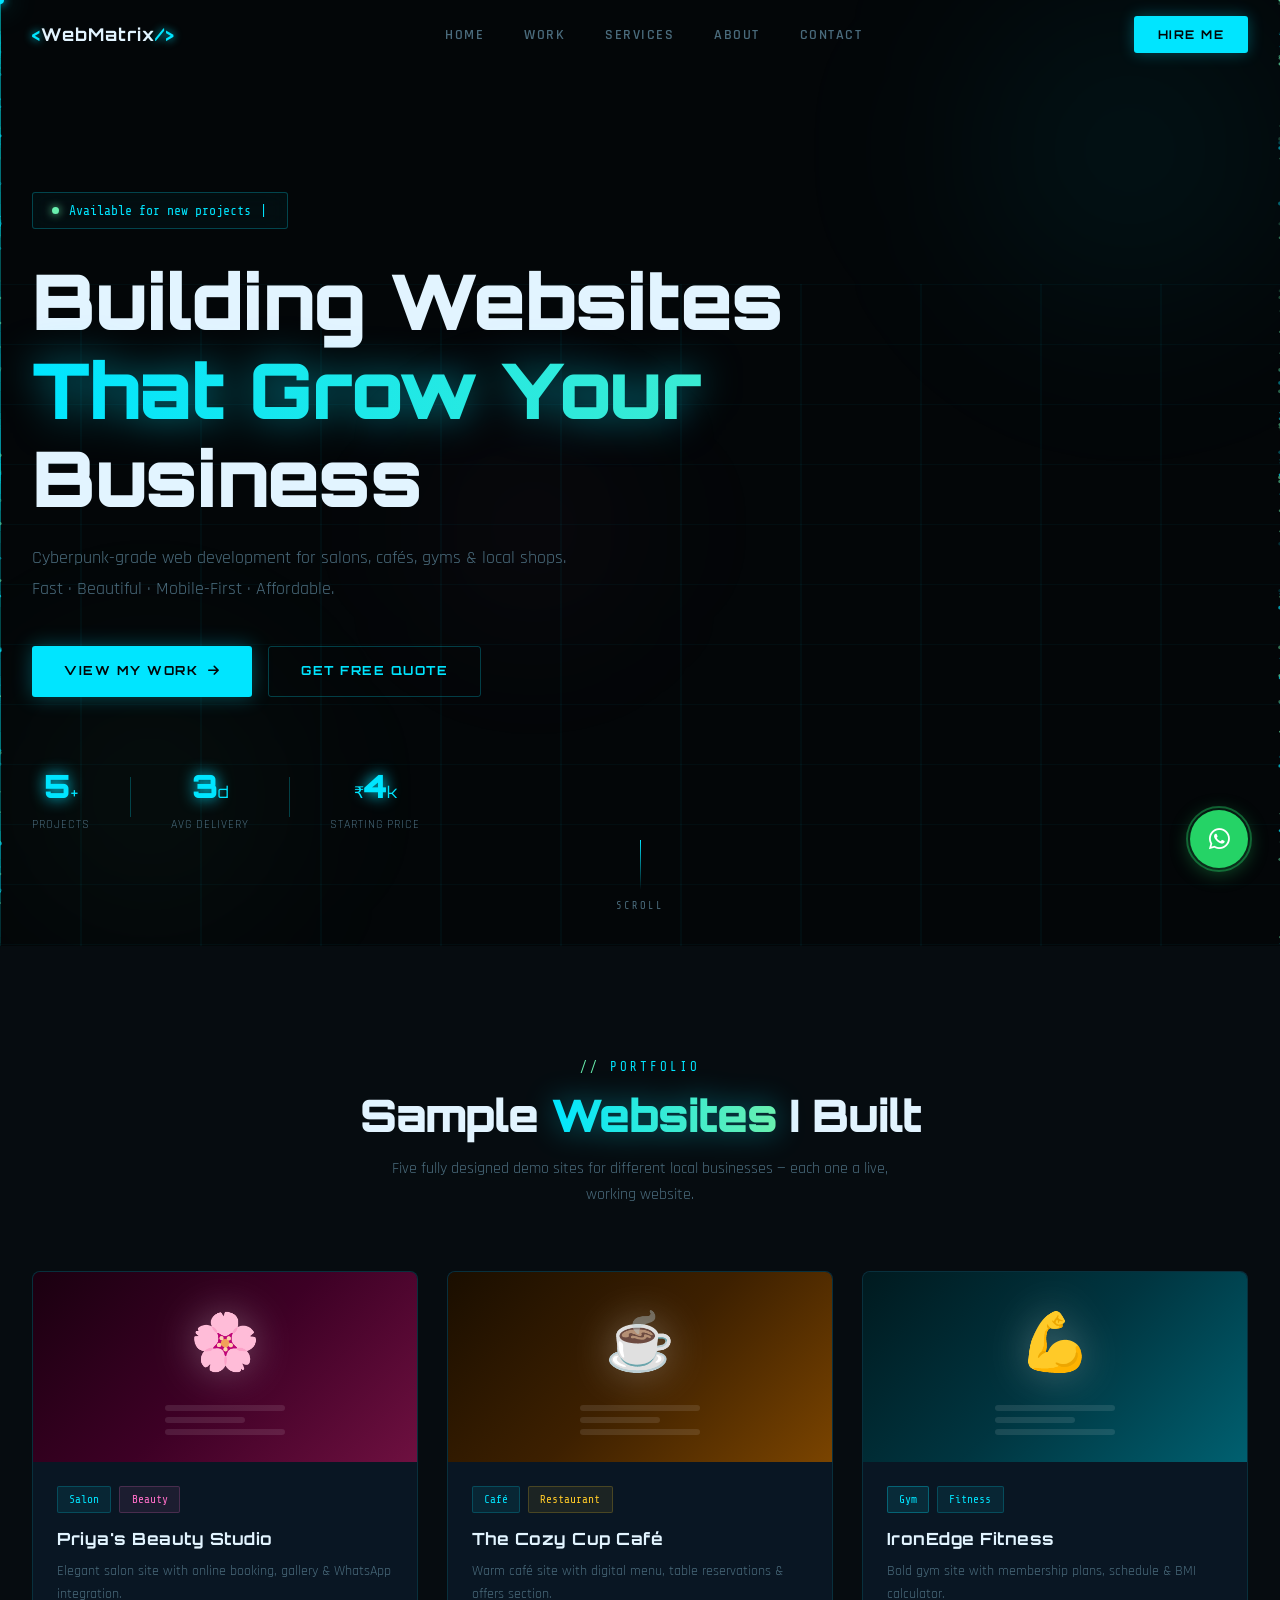
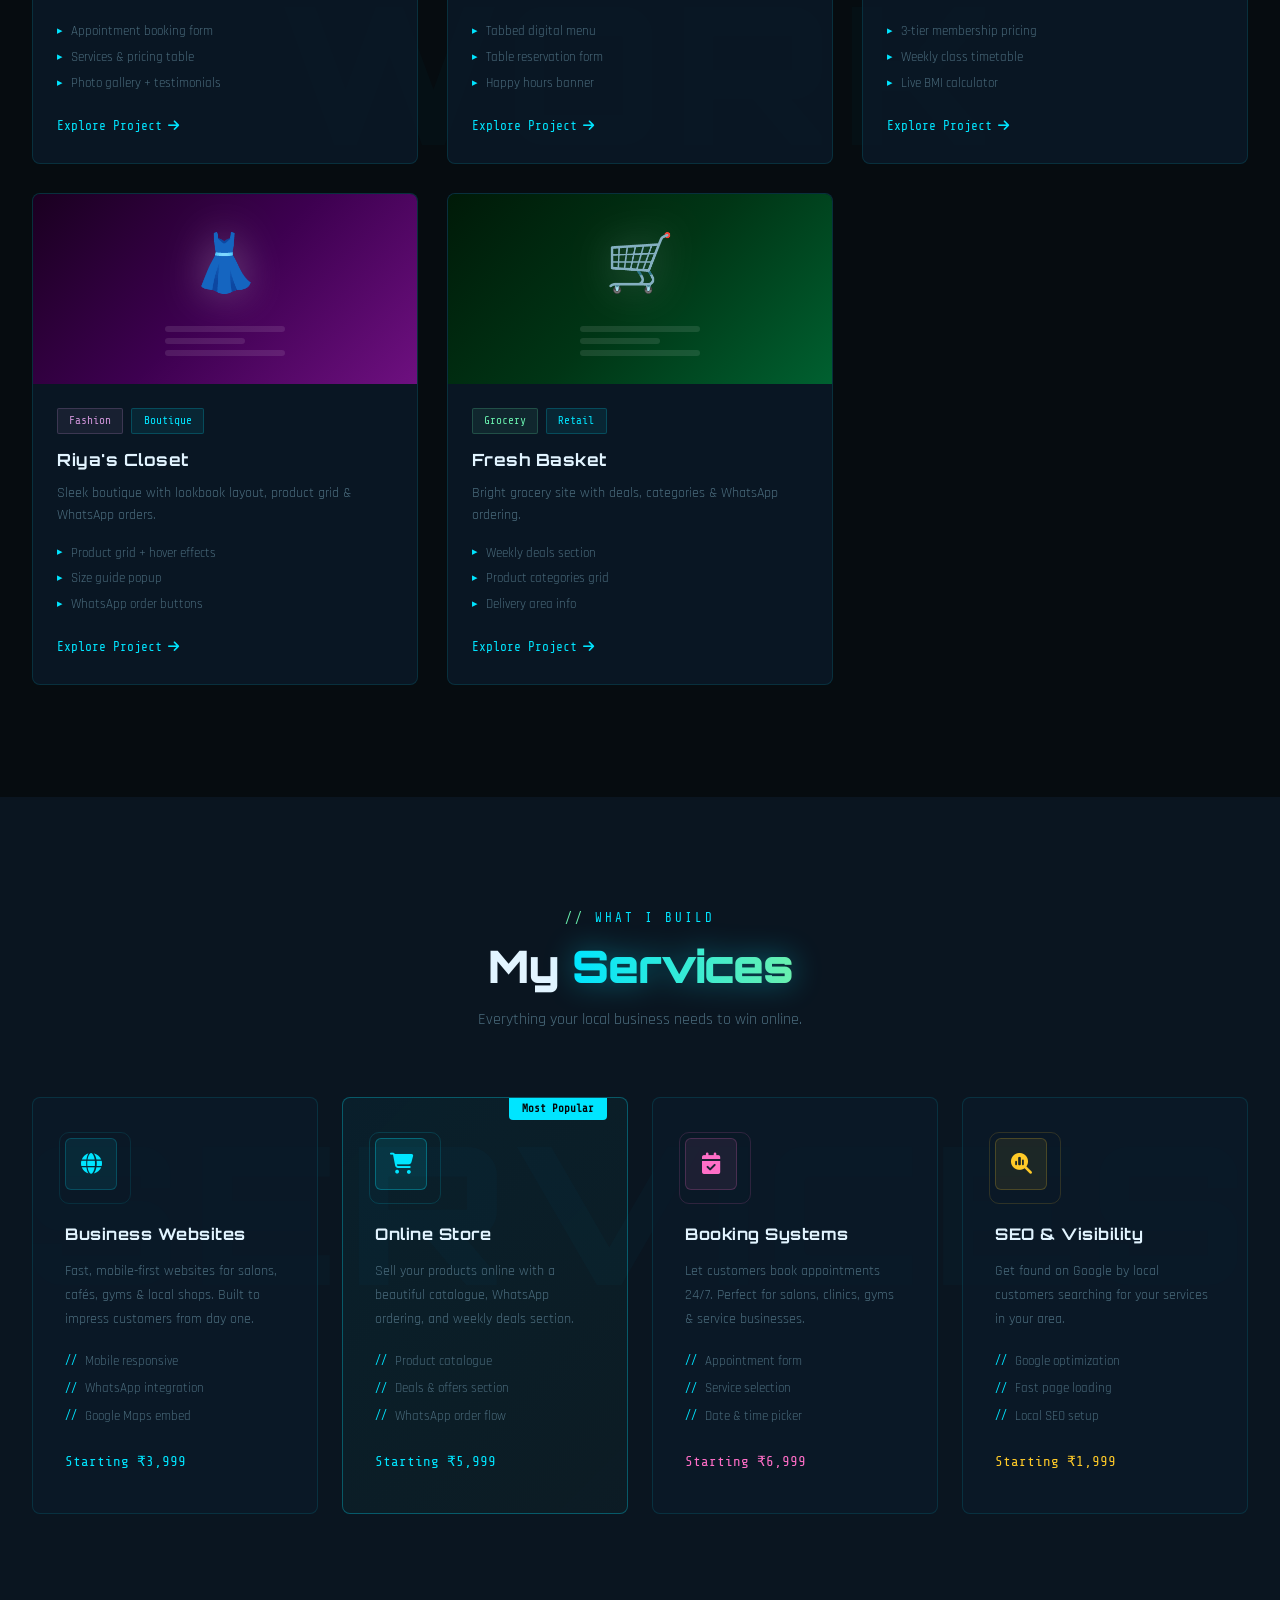
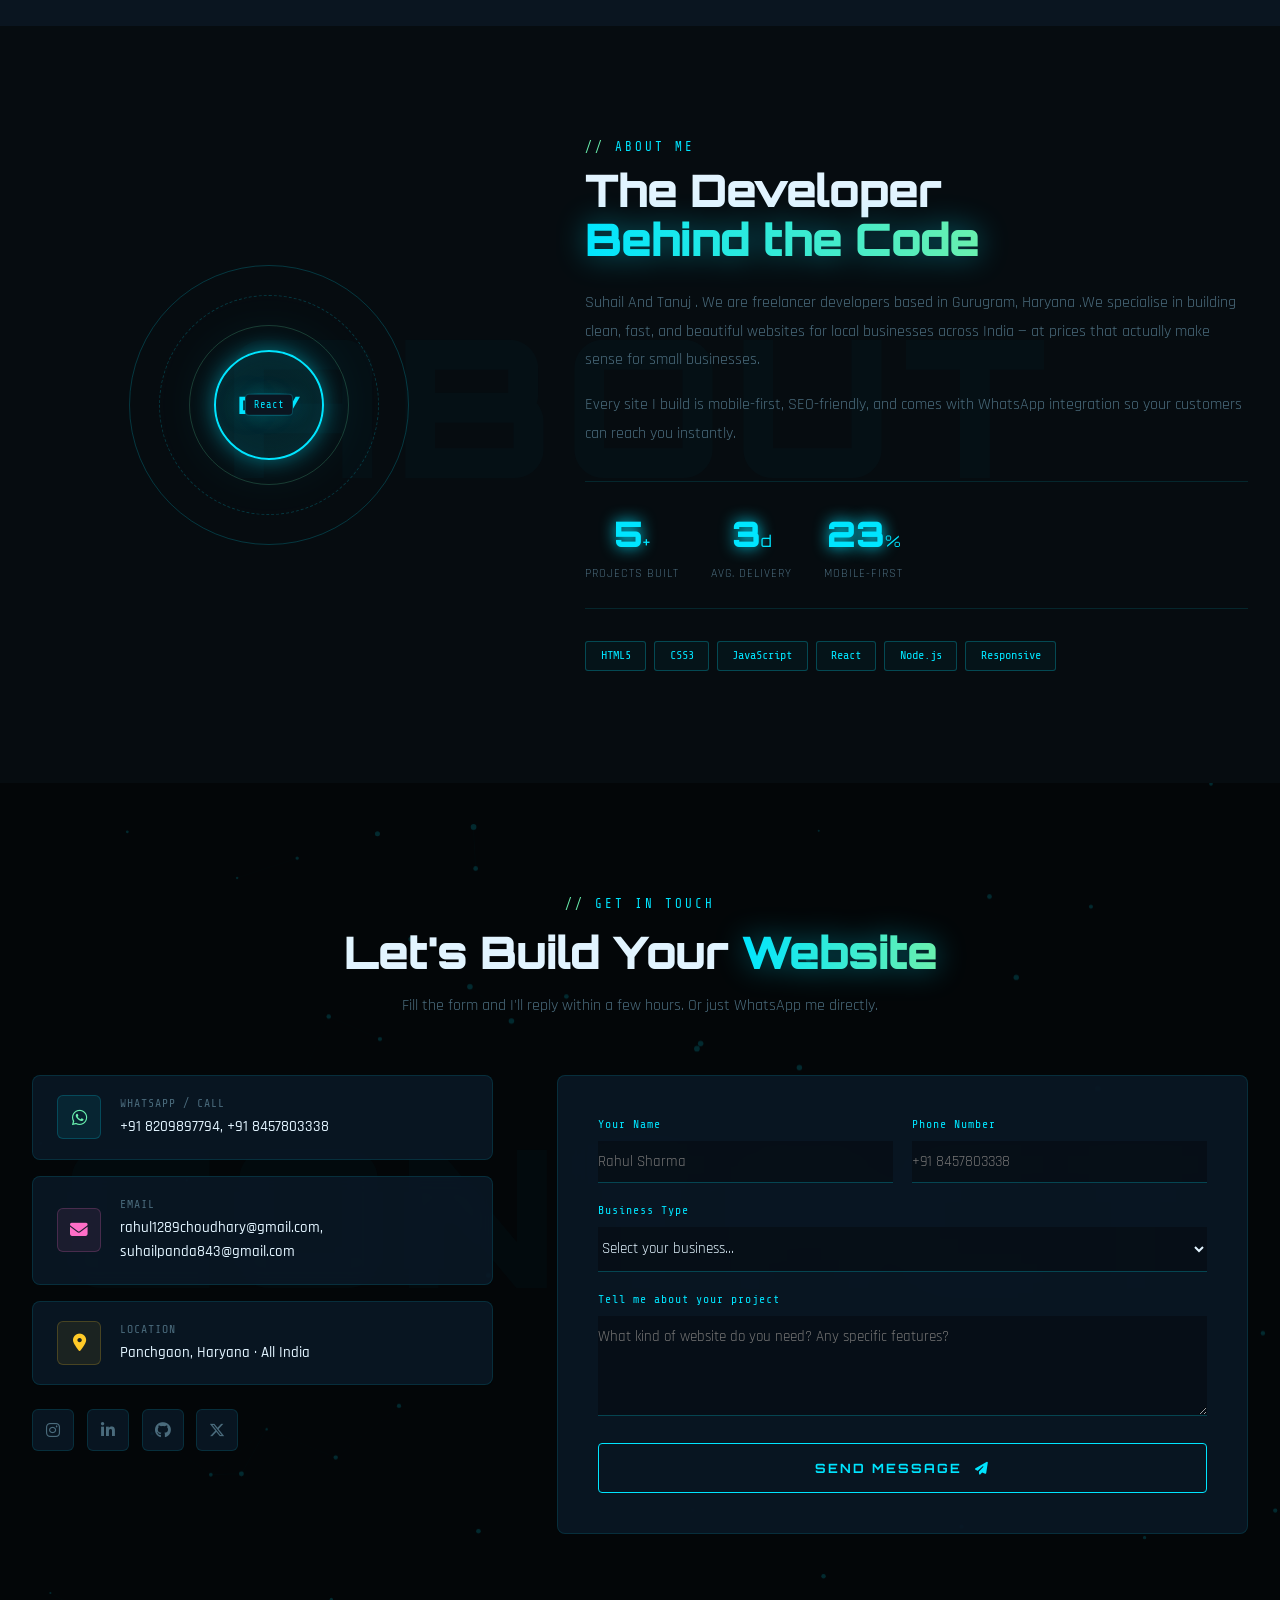
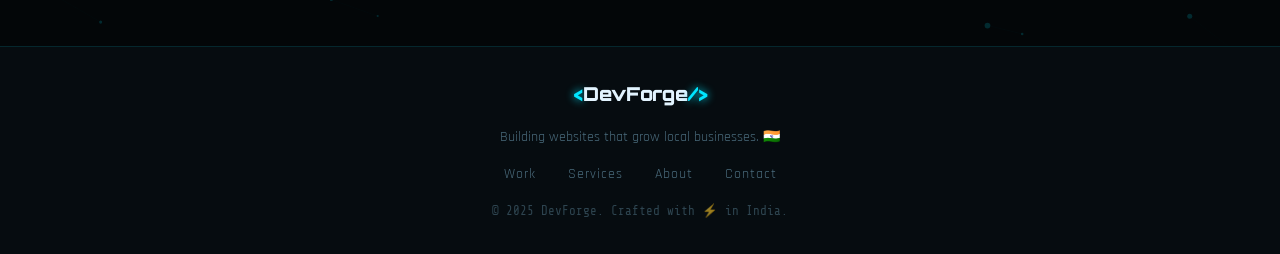
<file: index.html>
<!DOCTYPE html>
<html lang="en">
<head>
  <meta charset="UTF-8" />
  <meta name="viewport" content="width=device-width, initial-scale=1.0"/>
  <title> WebMatrix — Freelance Web Developer</title>
  <link rel="stylesheet" href="style.css" />
  <link href="https://fonts.googleapis.com/css2?family=Orbitron:wght@400;600;700;900&family=Rajdhani:wght@300;400;500;600;700&family=Share+Tech+Mono&display=swap" rel="stylesheet"/>
  <link rel="stylesheet" href="https://cdnjs.cloudflare.com/ajax/libs/font-awesome/6.4.0/css/all.min.css"/>
</head>
<body>

  <!-- Custom Cursor -->
  <div class="cursor-dot" id="cursorDot"></div>
  <div class="cursor-ring" id="cursorRing"></div>
  <div class="cursor-trail-container" id="cursorTrail"></div>

  <!-- Click ripple -->
  <div class="click-ripple" id="clickRipple"></div>

  <!-- ══════════ NAVBAR ══════════ -->
  <nav class="navbar" id="navbar">
    <div class="nav-inner">
      <a href="#" class="nav-logo">
        <span class="logo-bracket">&lt;</span>WebMatrix<span class="logo-bracket">/&gt;</span>
      </a>
      <ul class="nav-links" id="navLinks">
        <li><a href="#hero" class="nav-link magnetic">Home</a></li>
        <li><a href="#portfolio" class="nav-link magnetic">Work</a></li>
        <li><a href="#services" class="nav-link magnetic">Services</a></li>
        <li><a href="#about" class="nav-link magnetic">About</a></li>
        <li><a href="#contact" class="nav-link magnetic">Contact</a></li>
      </ul>
      <a href="#contact" class="nav-cta magnetic">Hire Me</a>
      <button class="hamburger" id="hamburger" aria-label="Menu">
        <span></span><span></span><span></span>
      </button>
    </div>
  </nav>

  <!-- ══════════ HERO ══════════ -->
  <section class="hero" id="hero">
    <canvas id="heroCanvas"></canvas>

    <!-- Floating 3D grid -->
    <div class="grid-overlay"></div>

    <!-- Holographic orbs -->
    <div class="orb orb-1"></div>
    <div class="orb orb-2"></div>
    <div class="orb orb-3"></div>

    <div class="hero-content">
      <div class="hero-badge">
        <span class="badge-dot"></span>
        <span class="badge-text" id="typingText"></span>
        <span class="badge-cursor">|</span>
      </div>

      <h1 class="hero-title">
        <span class="line-reveal" style="--d:0.1s">Building Websites</span>
        <span class="line-reveal accent-line" style="--d:0.3s">That Grow Your</span>
        <span class="line-reveal" style="--d:0.5s">Business</span>
      </h1>

      <p class="hero-sub line-reveal" style="--d:0.7s">
        Cyberpunk-grade web development for salons, cafés, gyms & local shops.<br/>
        Fast · Beautiful · Mobile-First · Affordable.
      </p>

      <div class="hero-actions line-reveal" style="--d:0.9s">
        <a href="#portfolio" class="btn-neon magnetic">
          <span>View My Work</span>
          <i class="fa-solid fa-arrow-right"></i>
        </a>
        <a href="#contact" class="btn-ghost magnetic">
          <span>Get Free Quote</span>
        </a>
      </div>

      <div class="hero-stats line-reveal" style="--d:1.1s">
        <div class="hstat">
          <span class="hstat-num" data-target="5">0</span><span class="hstat-suffix">+</span>
          <span class="hstat-label">Projects</span>
        </div>
        <div class="hstat-divider"></div>
        <div class="hstat">
          <span class="hstat-num" data-target="3">0</span><span class="hstat-suffix">d</span>
          <span class="hstat-label">Avg Delivery</span>
        </div>
        <div class="hstat-divider"></div>
        <div class="hstat">
          <span class="hstat-suffix">₹</span><span class="hstat-num" data-target="4">0</span><span class="hstat-suffix">k</span>
          <span class="hstat-label">Starting Price</span>
        </div>
      </div>
    </div>

    <!-- Scroll indicator -->
    <div class="scroll-indicator">
      <div class="scroll-line"></div>
      <span>SCROLL</span>
    </div>
  </section>

  <!-- ══════════ PORTFOLIO ══════════ -->
  <section class="portfolio" id="portfolio">
    <div class="section-bg-text">WORK</div>
    <div class="container">
      <div class="section-header reveal">
        <div class="section-tag"><span>//</span> PORTFOLIO</div>
        <h2 class="section-title">Sample <span class="neon-text">Websites</span> I Built</h2>
        <p class="section-sub">Five fully designed demo sites for different local businesses — each one a live, working website.</p>
      </div>

      <div class="portfolio-grid">

        <div class="p-card reveal tilt-card" data-color="#ff6ec7">
          <div class="p-card-glow"></div>
          <div class="p-card-thumb salon-thumb">
            <div class="thumb-content">
              <div class="thumb-emoji">🌸</div>
              <div class="thumb-lines">
                <div class="tline"></div><div class="tline short"></div><div class="tline"></div>
              </div>
            </div>
            <div class="p-card-overlay">
              <a href="./salon-beauty-parlour/index.html" class="overlay-btn magnetic" target="_blank">View Live →</a>
            </div>
          </div>
          <div class="p-card-body">
            <div class="p-tags">
              <span class="ptag">Salon</span>
              <span class="ptag pink">Beauty</span>
            </div>
            <h3 class="p-title">Priya's Beauty Studio</h3>
            <p class="p-desc">Elegant salon site with online booking, gallery & WhatsApp integration.</p>
            <ul class="p-features">
              <li>Appointment booking form</li>
              <li>Services & pricing table</li>
              <li>Photo gallery + testimonials</li>
            </ul>
            <a href="./salon-beauty-parlour/index.html" class="p-link magnetic" target="_blank">Explore Project <i class="fa-solid fa-arrow-right"></i></a>
          </div>
        </div>

        <div class="p-card reveal tilt-card" data-color="#f9a825" style="--reveal-delay:0.15s">
          <div class="p-card-glow"></div>
          <div class="p-card-thumb cafe-thumb">
            <div class="thumb-content">
              <div class="thumb-emoji">☕</div>
              <div class="thumb-lines">
                <div class="tline"></div><div class="tline short"></div><div class="tline"></div>
              </div>
            </div>
            <div class="p-card-overlay">
              <a href="./cafe-restaurant/index.html" class="overlay-btn magnetic" target="_blank">View Live →</a>
            </div>
          </div>
          <div class="p-card-body">
            <div class="p-tags">
              <span class="ptag">Café</span>
              <span class="ptag amber">Restaurant</span>
            </div>
            <h3 class="p-title">The Cozy Cup Café</h3>
            <p class="p-desc">Warm café site with digital menu, table reservations & offers section.</p>
            <ul class="p-features">
              <li>Tabbed digital menu</li>
              <li>Table reservation form</li>
              <li>Happy hours banner</li>
            </ul>
            <a href="./cafe-restaurant/index.html" class="p-link magnetic" target="_blank">Explore Project <i class="fa-solid fa-arrow-right"></i></a>
          </div>
        </div>

        <div class="p-card reveal tilt-card" data-color="#00e5ff" style="--reveal-delay:0.3s">
          <div class="p-card-glow"></div>
          <div class="p-card-thumb gym-thumb">
            <div class="thumb-content">
              <div class="thumb-emoji">💪</div>
              <div class="thumb-lines">
                <div class="tline"></div><div class="tline short"></div><div class="tline"></div>
              </div>
            </div>
            <div class="p-card-overlay">
              <a href="./gym-fitness-studio/index.html" class="overlay-btn magnetic" target="_blank">View Live →</a>
            </div>
          </div>
          <div class="p-card-body">
            <div class="p-tags">
              <span class="ptag cyan">Gym</span>
              <span class="ptag">Fitness</span>
            </div>
            <h3 class="p-title">IronEdge Fitness</h3>
            <p class="p-desc">Bold gym site with membership plans, schedule & BMI calculator.</p>
            <ul class="p-features">
              <li>3-tier membership pricing</li>
              <li>Weekly class timetable</li>
              <li>Live BMI calculator</li>
            </ul>
            <a href="./gym-fitness-studio/index.html" class="p-link magnetic" target="_blank">Explore Project <i class="fa-solid fa-arrow-right"></i></a>
          </div>
        </div>

        <div class="p-card reveal tilt-card" data-color="#ce93d8" style="--reveal-delay:0.1s">
          <div class="p-card-glow"></div>
          <div class="p-card-thumb boutique-thumb">
            <div class="thumb-content">
              <div class="thumb-emoji">👗</div>
              <div class="thumb-lines">
                <div class="tline"></div><div class="tline short"></div><div class="tline"></div>
              </div>
            </div>
            <div class="p-card-overlay">
              <a href="./clothing-fashion-boutique/index.html" class="overlay-btn magnetic" target="_blank">View Live →</a>
            </div>
          </div>
          <div class="p-card-body">
            <div class="p-tags">
              <span class="ptag purple">Fashion</span>
              <span class="ptag">Boutique</span>
            </div>
            <h3 class="p-title">Riya's Closet</h3>
            <p class="p-desc">Sleek boutique with lookbook layout, product grid & WhatsApp orders.</p>
            <ul class="p-features">
              <li>Product grid + hover effects</li>
              <li>Size guide popup</li>
              <li>WhatsApp order buttons</li>
            </ul>
            <a href="./clothing-fashion-boutique/index.html" class="p-link magnetic" target="_blank">Explore Project <i class="fa-solid fa-arrow-right"></i></a>
          </div>
        </div>

        <div class="p-card reveal tilt-card" data-color="#69f0ae" style="--reveal-delay:0.25s">
          <div class="p-card-glow"></div>
          <div class="p-card-thumb grocery-thumb">
            <div class="thumb-content">
              <div class="thumb-emoji">🛒</div>
              <div class="thumb-lines">
                <div class="tline"></div><div class="tline short"></div><div class="tline"></div>
              </div>
            </div>
            <div class="p-card-overlay">
              <a href="./new-kirana/kirana-store.html" class="overlay-btn magnetic" target="_blank">View Live →</a>
            </div>
          </div>
          <div class="p-card-body">
            <div class="p-tags">
              <span class="ptag green">Grocery</span>
              <span class="ptag">Retail</span>
            </div>
            <h3 class="p-title">Fresh Basket</h3>
            <p class="p-desc">Bright grocery site with deals, categories & WhatsApp ordering.</p>
            <ul class="p-features">
              <li>Weekly deals section</li>
              <li>Product categories grid</li>
              <li>Delivery area info</li>
            </ul>
            <a href="./new-kirana/kirana-store.html" class="p-link magnetic" target="_blank">Explore Project <i class="fa-solid fa-arrow-right"></i></a>
          </div>
        </div>

      </div>
    </div>
  </section>

  <!-- ══════════ SERVICES ══════════ -->
  <section class="services" id="services">
    <div class="section-bg-text">SERVICES</div>
    <div class="container">
      <div class="section-header reveal">
        <div class="section-tag"><span>//</span> WHAT I BUILD</div>
        <h2 class="section-title">My <span class="neon-text">Services</span></h2>
        <p class="section-sub">Everything your local business needs to win online.</p>
      </div>

      <div class="services-grid">
        <div class="s-card reveal magnetic-card">
          <div class="s-icon-wrap">
            <div class="s-icon"><i class="fa-solid fa-globe"></i></div>
            <div class="s-icon-ring"></div>
          </div>
          <h3>Business Websites</h3>
          <p>Fast, mobile-first websites for salons, cafés, gyms & local shops. Built to impress customers from day one.</p>
          <ul class="s-list">
            <li>Mobile responsive</li>
            <li>WhatsApp integration</li>
            <li>Google Maps embed</li>
          </ul>
          <div class="s-price">Starting ₹3,999</div>
        </div>

        <div class="s-card reveal magnetic-card featured-service" style="--reveal-delay:0.15s">
          <div class="featured-badge">Most Popular</div>
          <div class="s-icon-wrap">
            <div class="s-icon cyan"><i class="fa-solid fa-cart-shopping"></i></div>
            <div class="s-icon-ring cyan"></div>
          </div>
          <h3>Online Store</h3>
          <p>Sell your products online with a beautiful catalogue, WhatsApp ordering, and weekly deals section.</p>
          <ul class="s-list">
            <li>Product catalogue</li>
            <li>Deals & offers section</li>
            <li>WhatsApp order flow</li>
          </ul>
          <div class="s-price cyan-text">Starting ₹5,999</div>
        </div>

        <div class="s-card reveal magnetic-card" style="--reveal-delay:0.3s">
          <div class="s-icon-wrap">
            <div class="s-icon pink"><i class="fa-solid fa-calendar-check"></i></div>
            <div class="s-icon-ring pink"></div>
          </div>
          <h3>Booking Systems</h3>
          <p>Let customers book appointments 24/7. Perfect for salons, clinics, gyms & service businesses.</p>
          <ul class="s-list">
            <li>Appointment form</li>
            <li>Service selection</li>
            <li>Date & time picker</li>
          </ul>
          <div class="s-price pink-text">Starting ₹6,999</div>
        </div>

        <div class="s-card reveal magnetic-card" style="--reveal-delay:0.45s">
          <div class="s-icon-wrap">
            <div class="s-icon amber"><i class="fa-solid fa-magnifying-glass-chart"></i></div>
            <div class="s-icon-ring amber"></div>
          </div>
          <h3>SEO & Visibility</h3>
          <p>Get found on Google by local customers searching for your services in your area.</p>
          <ul class="s-list">
            <li>Google optimization</li>
            <li>Fast page loading</li>
            <li>Local SEO setup</li>
          </ul>
          <div class="s-price amber-text">Starting ₹1,999</div>
        </div>
      </div>
    </div>
  </section>

  <!-- ══════════ ABOUT ══════════ -->
  <section class="about" id="about">
    <div class="section-bg-text">ABOUT</div>
    <div class="container">
      <div class="about-grid">
        <div class="about-visual reveal">
          <div class="avatar-container">
            <div class="avatar-ring r1"></div>
            <div class="avatar-ring r2"></div>
            <div class="avatar-ring r3"></div>
            <div class="avatar-core">
              <span>DEV</span>
            </div>
            <!-- Orbiting tech dots -->
            <div class="orbit-dot od1"><span>HTML</span></div>
            <div class="orbit-dot od2"><span>CSS</span></div>
            <div class="orbit-dot od3"><span>JS</span></div>
            <div class="orbit-dot od4"><span>React</span></div>
          </div>
        </div>

        <div class="about-content reveal">
          <div class="section-tag"><span>//</span> ABOUT ME</div>
          <h2 class="section-title" style="text-align:left">The Developer<br/><span class="neon-text">Behind the Code</span></h2>
          <p class="about-desc"> Suhail  And Tanuj . We are freelancer developers based in Gurugram, Haryana .We specialise in building clean, fast, and beautiful websites for local businesses across India — at prices that actually make sense for small businesses.</p>
          <p class="about-desc">Every site I build is mobile-first, SEO-friendly, and comes with WhatsApp integration so your customers can reach you instantly.</p>

          <div class="about-stats">
            <div class="astat">
              <span class="astat-num counter" data-target="5">0</span><span class="astat-suf">+</span>
              <span class="astat-label">Projects Built</span>
            </div>
            <div class="astat">
              <span class="astat-num counter" data-target="3">0</span><span class="astat-suf">d</span>
              <span class="astat-label">Avg. Delivery</span>
            </div>
            <div class="astat">
              <span class="astat-num counter" data-target="100">0</span><span class="astat-suf">%</span>
              <span class="astat-label">Mobile-First</span>
            </div>
          </div>

          <div class="tech-stack">
            <span class="tech-chip">HTML5</span>
            <span class="tech-chip">CSS3</span>
            <span class="tech-chip">JavaScript</span>
            <span class="tech-chip">React</span>
            <span class="tech-chip">Node.js</span>
            <span class="tech-chip">Responsive</span>
          </div>
        </div>
      </div>
    </div>
  </section>

  <!-- ══════════ CONTACT ══════════ -->
  <section class="contact" id="contact">
    <div class="section-bg-text">CONTACT</div>
    <canvas id="contactCanvas"></canvas>
    <div class="container">
      <div class="section-header reveal">
        <div class="section-tag"><span>//</span> GET IN TOUCH</div>
        <h2 class="section-title">Let's Build Your <span class="neon-text">Website</span></h2>
        <p class="section-sub">Fill the form and I'll reply within a few hours. Or just WhatsApp me directly.</p>
      </div>

      <div class="contact-grid">
        <div class="contact-info reveal">
          <div class="cinfo-card">
            <div class="cinfo-icon"><i class="fa-brands fa-whatsapp"></i></div>
            <div>
              <div class="cinfo-label">WhatsApp / Call</div>
              <div class="cinfo-val">+91 8209897794, +91 8457803338
              </div>
              
            </div>
          </div>
          <div class="cinfo-card">
            <div class="cinfo-icon mail"><i class="fa-solid fa-envelope"></i></div>
            <div>
              <div class="cinfo-label">Email</div>
              <div class="cinfo-val">rahul1289choudhary@gmail.com, suhailpanda843@gmail.com  </div>
            </div>
          </div>
          <div class="cinfo-card">
            <div class="cinfo-icon loc"><i class="fa-solid fa-location-dot"></i></div>
            <div>
              <div class="cinfo-label">Location</div>
              <div class="cinfo-val">Panchgaon, Haryana · All India</div>
            </div>
          </div>

          <div class="social-row">
            <a href="#" class="soc-btn magnetic" aria-label="Instagram"><i class="fa-brands fa-instagram"></i></a>
            <a href="#" class="soc-btn magnetic" aria-label="LinkedIn"><i class="fa-brands fa-linkedin-in"></i></a>
            <a href="#" class="soc-btn magnetic" aria-label="GitHub"><i class="fa-brands fa-github"></i></a>
            <a href="#" class="soc-btn magnetic" aria-label="Twitter"><i class="fa-brands fa-x-twitter"></i></a>
          </div>
        </div>

        <div class="contact-form-wrap reveal">
          <form class="contact-form" id="contactForm" onsubmit="handleSubmit(event)">
            <div class="form-row">
              <div class="form-field">
                <label>Your Name</label>
                <input type="text" placeholder="Rahul Sharma" required />
                <div class="field-line"></div>
              </div>
              <div class="form-field">
                <label>Phone Number</label>
                <input type="tel" placeholder="+91 8457803338" required />
                <div class="field-line"></div>
              </div>
            </div>
            <div class="form-field">
              <label>Business Type</label>
              <select required>
                <option value="">Select your business...</option>
                <option>Salon / Beauty Parlour</option>
                <option>Café / Restaurant</option>
                <option>Gym / Fitness Studio</option>
                <option>Clothing Boutique</option>
                <option>Grocery / Kirana Store</option>
                <option>Other</option>
              </select>
              <div class="field-line"></div>
            </div>
            <div class="form-field">
              <label>Tell me about your project</label>
              <textarea placeholder="What kind of website do you need? Any specific features?" rows="4" required></textarea>
              <div class="field-line"></div>
            </div>
            <button type="submit" class="submit-btn magnetic">
              <span class="btn-text">Send Message</span>
              <span class="btn-icon"><i class="fa-solid fa-paper-plane"></i></span>
              <div class="btn-bg"></div>
            </button>
          </form>
        </div>
      </div>
    </div>
  </section>

  <!-- ══════════ FOOTER ══════════ -->
  <footer class="footer">
    <div class="footer-inner">
      <div class="footer-logo">
        <span class="logo-bracket">&lt;</span>DevForge<span class="logo-bracket">/&gt;</span>
      </div>
      <p class="footer-tagline">Building websites that grow local businesses. 🇮🇳</p>
      <div class="footer-links">
        <a href="#portfolio">Work</a>
        <a href="#services">Services</a>
        <a href="#about">About</a>
        <a href="#contact">Contact</a>
      </div>
      <p class="footer-copy">© 2025 DevForge. Crafted with ⚡ in India.</p>
    </div>
  </footer>

  <!-- WhatsApp FAB -->
  <a href="https://wa.me/918209897794" class="wa-fab magnetic" target="_blank" aria-label="WhatsApp">
    <i class="fa-brands fa-whatsapp"></i>
    <div class="wa-pulse"></div>
  </a>

  <script src="script.js"></script>
</body>
</html>
</file>
<file: style.css>
/* ═══════════════════════════════════════════
   DevForge — Cyberpunk Portfolio CSS
   Aesthetic: Dark neon, holographic, glitch
═══════════════════════════════════════════ */

@import url('https://fonts.googleapis.com/css2?family=Orbitron:wght@400;600;700;900&family=Rajdhani:wght@300;400;500;600;700&family=Share+Tech+Mono&display=swap');

:root {
  --bg:        #030608;
  --bg2:       #060c10;
  --bg3:       #0a1520;
  --card:      rgba(10, 25, 40, 0.8);
  --border:    rgba(0, 229, 255, 0.12);
  --border2:   rgba(0, 229, 255, 0.25);
  --neon:      #00e5ff;
  --neon2:     #69f0ae;
  --pink:      #ff6ec7;
  --amber:     #ffca28;
  --purple:    #ce93d8;
  --text:      #e2f4ff;
  --muted:     #4a6b7c;
  --font-head: 'Orbitron', monospace;
  --font-body: 'Rajdhani', sans-serif;
  --font-mono: 'Share Tech Mono', monospace;
  --glow:      0 0 20px rgba(0,229,255,0.4), 0 0 60px rgba(0,229,255,0.15);
  --glow-pink: 0 0 20px rgba(255,110,199,0.4);
  --transition: all 0.3s cubic-bezier(0.4, 0, 0.2, 1);
}

*, *::before, *::after { box-sizing: border-box; margin: 0; padding: 0; }
html { scroll-behavior: smooth; }

body {
  background: var(--bg);
  color: var(--text);
  font-family: var(--font-body);
  font-size: 16px;
  line-height: 1.6;
  overflow-x: hidden;
  cursor: none;
}

/* ── CUSTOM CURSOR ── */
.cursor-dot {
  position: fixed;
  width: 8px; height: 8px;
  background: var(--neon);
  border-radius: 50%;
  pointer-events: none;
  z-index: 9999;
  transform: translate(-50%, -50%);
  transition: width 0.2s, height 0.2s, background 0.2s;
  box-shadow: 0 0 10px var(--neon), 0 0 30px var(--neon);
}

.cursor-ring {
  position: fixed;
  width: 36px; height: 36px;
  border: 1.5px solid rgba(0,229,255,0.6);
  border-radius: 50%;
  pointer-events: none;
  z-index: 9998;
  transform: translate(-50%, -50%);
  transition: transform 0.12s ease, width 0.25s, height 0.25s, border-color 0.25s;
}

.cursor-ring.hovering {
  width: 55px; height: 55px;
  border-color: var(--neon);
  background: rgba(0,229,255,0.05);
}

.cursor-dot.clicking { width: 4px; height: 4px; }

.click-ripple {
  position: fixed;
  width: 0; height: 0;
  border-radius: 50%;
  background: rgba(0,229,255,0.15);
  border: 1px solid rgba(0,229,255,0.5);
  pointer-events: none;
  z-index: 9997;
  transform: translate(-50%, -50%);
  animation: none;
}

.click-ripple.active {
  animation: rippleOut 0.6s ease-out forwards;
}

@keyframes rippleOut {
  0%   { width: 0; height: 0; opacity: 1; }
  100% { width: 120px; height: 120px; opacity: 0; }
}

/* cursor trail particles */
.trail-particle {
  position: fixed;
  width: 4px; height: 4px;
  border-radius: 50%;
  background: var(--neon);
  pointer-events: none;
  z-index: 9996;
  transform: translate(-50%, -50%);
  animation: trailFade 0.5s ease forwards;
}
@keyframes trailFade {
  0%   { opacity: 0.8; transform: translate(-50%, -50%) scale(1); }
  100% { opacity: 0; transform: translate(-50%, -50%) scale(0); }
}

/* ── SCROLLBAR ── */
::-webkit-scrollbar { width: 4px; }
::-webkit-scrollbar-track { background: var(--bg); }
::-webkit-scrollbar-thumb { background: var(--neon); border-radius: 2px; }

/* ── NAVBAR ── */
.navbar {
  position: fixed;
  top: 0; left: 0; right: 0;
  z-index: 1000;
  padding: 1rem 0;
  transition: var(--transition);
  border-bottom: 1px solid transparent;
}

.navbar.scrolled {
  background: rgba(3,6,8,0.92);
  backdrop-filter: blur(20px);
  border-bottom-color: var(--border);
}

.nav-inner {
  max-width: 1280px;
  margin: 0 auto;
  padding: 0 2rem;
  display: flex;
  align-items: center;
  justify-content: space-between;
}

.nav-logo {
  font-family: var(--font-head);
  font-size: 1.1rem;
  font-weight: 700;
  color: var(--text);
  text-decoration: none;
  letter-spacing: 1px;
}

.logo-bracket {
  color: var(--neon);
  text-shadow: 0 0 8px var(--neon);
}

.nav-links {
  display: flex;
  gap: 2.5rem;
  list-style: none;
}

.nav-link {
  font-family: var(--font-body);
  font-weight: 600;
  font-size: 0.9rem;
  letter-spacing: 1.5px;
  text-transform: uppercase;
  color: var(--muted);
  text-decoration: none;
  transition: color 0.2s;
  position: relative;
}

.nav-link::after {
  content: '';
  position: absolute;
  bottom: -3px; left: 0;
  width: 0; height: 1px;
  background: var(--neon);
  box-shadow: 0 0 6px var(--neon);
  transition: width 0.3s;
}
.nav-link:hover { color: var(--neon); }
.nav-link:hover::after { width: 100%; }

.nav-cta {
  font-family: var(--font-head);
  font-size: 0.75rem;
  font-weight: 700;
  letter-spacing: 1.5px;
  text-transform: uppercase;
  color: var(--bg);
  background: var(--neon);
  padding: 0.55rem 1.5rem;
  border-radius: 3px;
  text-decoration: none;
  transition: var(--transition);
  box-shadow: 0 0 15px rgba(0,229,255,0.3);
}
.nav-cta:hover {
  box-shadow: var(--glow);
  transform: translateY(-2px);
}

.hamburger {
  display: none;
  flex-direction: column;
  gap: 5px;
  background: none;
  border: none;
  cursor: none;
  padding: 4px;
}
.hamburger span {
  display: block;
  width: 24px; height: 2px;
  background: var(--neon);
  border-radius: 2px;
  transition: var(--transition);
}

/* ── HERO ── */
.hero {
  position: relative;
  min-height: 100vh;
  display: flex;
  align-items: center;
  overflow: hidden;
}

#heroCanvas {
  position: absolute;
  inset: 0;
  width: 100%; height: 100%;
  z-index: 0;
}

.grid-overlay {
  position: absolute;
  inset: 0;
  background-image:
    linear-gradient(rgba(0,229,255,0.04) 1px, transparent 1px),
    linear-gradient(90deg, rgba(0,229,255,0.04) 1px, transparent 1px);
  background-size: 60px 60px;
  z-index: 1;
  perspective: 400px;
  transform: rotateX(60deg) scale(2) translateY(30%);
  transform-origin: bottom center;
  animation: gridMove 8s linear infinite;
  pointer-events: none;
}
@keyframes gridMove {
  0%   { background-position: 0 0; }
  100% { background-position: 0 60px; }
}

/* Holographic orbs */
.orb {
  position: absolute;
  border-radius: 50%;
  filter: blur(80px);
  pointer-events: none;
  z-index: 1;
}
.orb-1 {
  width: 500px; height: 500px;
  background: radial-gradient(circle, rgba(0,229,255,0.08) 0%, transparent 70%);
  top: -100px; right: -100px;
  animation: orbFloat1 10s ease-in-out infinite;
}
.orb-2 {
  width: 400px; height: 400px;
  background: radial-gradient(circle, rgba(105,240,174,0.06) 0%, transparent 70%);
  bottom: -50px; left: -50px;
  animation: orbFloat2 14s ease-in-out infinite;
}
.orb-3 {
  width: 300px; height: 300px;
  background: radial-gradient(circle, rgba(255,110,199,0.05) 0%, transparent 70%);
  top: 40%; left: 30%;
  animation: orbFloat1 12s ease-in-out infinite reverse;
}
@keyframes orbFloat1 {
  0%, 100% { transform: translate(0, 0) scale(1); }
  50%       { transform: translate(30px, -40px) scale(1.05); }
}
@keyframes orbFloat2 {
  0%, 100% { transform: translate(0, 0); }
  50%       { transform: translate(-20px, 30px); }
}

.hero-content {
  position: relative;
  z-index: 3;
  max-width: 1280px;
  width: 100%;
  margin: 0 auto;
  padding: 0 2rem;
  padding-top: 5rem;
}

.hero-badge {
  display: inline-flex;
  align-items: center;
  gap: 0.6rem;
  border: 1px solid var(--border2);
  background: rgba(0,229,255,0.04);
  padding: 0.45rem 1.2rem;
  border-radius: 3px;
  margin-bottom: 2rem;
  font-family: var(--font-mono);
  font-size: 0.82rem;
  color: var(--neon);
  backdrop-filter: blur(10px);
}
.badge-dot {
  width: 7px; height: 7px;
  background: var(--neon2);
  border-radius: 50%;
  box-shadow: 0 0 8px var(--neon2);
  animation: blink 1.5s infinite;
}
@keyframes blink { 0%, 100% { opacity: 1; } 50% { opacity: 0.3; } }
.badge-cursor { animation: blink 0.8s infinite; }

.hero-title {
  font-family: var(--font-head);
  font-size: clamp(2.5rem, 6vw, 5rem);
  font-weight: 900;
  line-height: 1.05;
  letter-spacing: -1px;
  margin-bottom: 1.5rem;
  display: flex;
  flex-direction: column;
  gap: 0.1em;
}

.line-reveal {
  display: block;
  opacity: 0;
  transform: translateY(25px);
  animation: lineReveal 0.7s ease forwards;
  animation-delay: var(--d, 0s);
}
@keyframes lineReveal {
  to { opacity: 1; transform: translateY(0); }
}

.accent-line {
  background: linear-gradient(90deg, var(--neon) 0%, var(--neon2) 100%);
  -webkit-background-clip: text;
  -webkit-text-fill-color: transparent;
  background-clip: text;
  text-shadow: none;
  filter: drop-shadow(0 0 20px rgba(0,229,255,0.5));
}

.neon-text {
  background: linear-gradient(90deg, var(--neon) 0%, var(--neon2) 100%);
  -webkit-background-clip: text;
  -webkit-text-fill-color: transparent;
  background-clip: text;
  filter: drop-shadow(0 0 15px rgba(0,229,255,0.4));
}

.hero-sub {
  font-size: 1.1rem;
  font-weight: 400;
  color: var(--muted);
  max-width: 540px;
  margin-bottom: 2.5rem;
  line-height: 1.8;
}

.hero-actions {
  display: flex;
  gap: 1rem;
  flex-wrap: wrap;
  margin-bottom: 4rem;
}

.btn-neon {
  display: inline-flex;
  align-items: center;
  gap: 0.6rem;
  background: var(--neon);
  color: var(--bg);
  font-family: var(--font-head);
  font-size: 0.78rem;
  font-weight: 700;
  letter-spacing: 1.5px;
  text-transform: uppercase;
  padding: 0.9rem 2rem;
  border-radius: 3px;
  text-decoration: none;
  transition: var(--transition);
  box-shadow: 0 0 20px rgba(0,229,255,0.3);
  position: relative;
  overflow: hidden;
}
.btn-neon::before {
  content: '';
  position: absolute;
  inset: 0;
  background: rgba(255,255,255,0.2);
  transform: translateX(-100%);
  transition: transform 0.4s;
}
.btn-neon:hover::before { transform: translateX(100%); }
.btn-neon:hover { box-shadow: var(--glow); transform: translateY(-3px); }

.btn-ghost {
  display: inline-flex;
  align-items: center;
  gap: 0.6rem;
  border: 1px solid var(--border2);
  color: var(--neon);
  font-family: var(--font-head);
  font-size: 0.78rem;
  font-weight: 700;
  letter-spacing: 1.5px;
  text-transform: uppercase;
  padding: 0.9rem 2rem;
  border-radius: 3px;
  text-decoration: none;
  transition: var(--transition);
  backdrop-filter: blur(8px);
}
.btn-ghost:hover {
  background: rgba(0,229,255,0.08);
  border-color: var(--neon);
  box-shadow: inset 0 0 20px rgba(0,229,255,0.05), var(--glow);
  transform: translateY(-3px);
}

.hero-stats {
  display: flex;
  align-items: center;
  gap: 2.5rem;
}
.hstat { text-align: center; }
.hstat-num {
  font-family: var(--font-head);
  font-size: 2rem;
  font-weight: 900;
  color: var(--neon);
  text-shadow: 0 0 15px var(--neon);
}
.hstat-suffix { font-family: var(--font-head); font-size: 1rem; color: var(--neon); }
.hstat-label { display: block; font-size: 0.75rem; color: var(--muted); letter-spacing: 1px; text-transform: uppercase; margin-top: 0.2rem; }
.hstat-divider { width: 1px; height: 40px; background: var(--border2); }

.scroll-indicator {
  position: absolute;
  bottom: 2rem;
  left: 50%;
  transform: translateX(-50%);
  display: flex;
  flex-direction: column;
  align-items: center;
  gap: 0.5rem;
  color: var(--muted);
  font-family: var(--font-mono);
  font-size: 0.65rem;
  letter-spacing: 2px;
  z-index: 3;
}
.scroll-line {
  width: 1px; height: 50px;
  background: linear-gradient(to bottom, var(--neon), transparent);
  animation: scrollDrop 2s ease-in-out infinite;
}
@keyframes scrollDrop {
  0%, 100% { opacity: 0; transform: scaleY(0); transform-origin: top; }
  50%       { opacity: 1; transform: scaleY(1); }
}

/* ── GENERAL SECTION ── */
section { padding: 7rem 0; position: relative; }
.container { max-width: 1280px; margin: 0 auto; padding: 0 2rem; }

.section-bg-text {
  position: absolute;
  top: 50%;
  left: 50%;
  transform: translate(-50%, -50%);
  font-family: var(--font-head);
  font-size: clamp(5rem, 15vw, 12rem);
  font-weight: 900;
  color: rgba(0,229,255,0.025);
  white-space: nowrap;
  pointer-events: none;
  user-select: none;
  z-index: 0;
  letter-spacing: 10px;
}

.section-header { text-align: center; margin-bottom: 4rem; position: relative; z-index: 1; }
.section-tag {
  font-family: var(--font-mono);
  font-size: 0.78rem;
  color: var(--neon);
  letter-spacing: 3px;
  margin-bottom: 0.8rem;
}
.section-tag span { color: var(--neon2); }

.section-title {
  font-family: var(--font-head);
  font-size: clamp(1.8rem, 4vw, 2.8rem);
  font-weight: 900;
  letter-spacing: -1px;
  margin-bottom: 1rem;
  line-height: 1.1;
}
.section-sub { color: var(--muted); font-size: 1rem; max-width: 500px; margin: 0 auto; }

/* ── REVEAL ANIMATION ── */
.reveal {
  opacity: 0;
  transform: translateY(40px);
  transition: opacity 0.7s ease, transform 0.7s ease;
  transition-delay: var(--reveal-delay, 0s);
}
.reveal.visible { opacity: 1; transform: translateY(0); }

/* ── PORTFOLIO ── */
.portfolio { background: var(--bg2); }

.portfolio-grid {
  display: grid;
  grid-template-columns: repeat(auto-fill, minmax(330px, 1fr));
  gap: 1.8rem;
  position: relative;
  z-index: 1;
}

.p-card {
  position: relative;
  background: var(--card);
  border: 1px solid var(--border);
  border-radius: 8px;
  overflow: hidden;
  text-decoration: none;
  color: inherit;
  transition: border-color 0.4s, transform 0.1s;
  transform-style: preserve-3d;
}
.p-card:hover { border-color: var(--border2); }

.p-card-glow {
  position: absolute;
  inset: -1px;
  border-radius: 8px;
  opacity: 0;
  transition: opacity 0.4s;
  background: linear-gradient(135deg, rgba(0,229,255,0.1) 0%, transparent 60%);
  pointer-events: none;
  z-index: 0;
}
.p-card:hover .p-card-glow { opacity: 1; }

/* card glow based on data-color */
.p-card:hover {
  box-shadow: 0 0 30px rgba(0,0,0,0.5), 0 0 1px 1px rgba(0,229,255,0.1);
}

.p-card-thumb {
  height: 190px;
  position: relative;
  overflow: hidden;
  display: flex;
  align-items: center;
  justify-content: center;
}

.salon-thumb    { background: linear-gradient(135deg, #1a0010 0%, #3d0025 50%, #6e1040 100%); }
.cafe-thumb     { background: linear-gradient(135deg, #1a0e00 0%, #3d2000 50%, #7a4400 100%); }
.gym-thumb      { background: linear-gradient(135deg, #001a1f 0%, #003540 50%, #006070 100%); }
.boutique-thumb { background: linear-gradient(135deg, #1a0020 0%, #3d0050 50%, #6e1080 100%); }
.grocery-thumb  { background: linear-gradient(135deg, #001a08 0%, #003515 50%, #006030 100%); }

.thumb-content {
  display: flex;
  flex-direction: column;
  align-items: center;
  gap: 1rem;
  z-index: 1;
}
.thumb-emoji { font-size: 3.5rem; filter: drop-shadow(0 0 20px rgba(255,255,255,0.3)); }
.thumb-lines { display: flex; flex-direction: column; gap: 6px; }
.tline {
  width: 120px; height: 6px;
  background: rgba(255,255,255,0.1);
  border-radius: 3px;
}
.tline.short { width: 80px; }

.p-card-overlay {
  position: absolute;
  inset: 0;
  background: rgba(0,0,0,0.65);
  display: flex;
  align-items: center;
  justify-content: center;
  opacity: 0;
  transition: opacity 0.3s;
  backdrop-filter: blur(4px);
}
.p-card:hover .p-card-overlay { opacity: 1; }

.overlay-btn {
  font-family: var(--font-head);
  font-size: 0.78rem;
  font-weight: 700;
  letter-spacing: 1.5px;
  color: var(--neon);
  border: 1px solid var(--neon);
  padding: 0.6rem 1.5rem;
  border-radius: 3px;
  text-decoration: none;
  transition: var(--transition);
  box-shadow: 0 0 15px rgba(0,229,255,0.2);
}
.overlay-btn:hover { background: rgba(0,229,255,0.1); box-shadow: var(--glow); }

.p-card-body { padding: 1.5rem; position: relative; z-index: 1; }

.p-tags { display: flex; gap: 0.5rem; margin-bottom: 0.8rem; flex-wrap: wrap; }
.ptag {
  font-family: var(--font-mono);
  font-size: 0.7rem;
  padding: 0.2rem 0.7rem;
  border-radius: 2px;
  background: rgba(0,229,255,0.08);
  color: var(--neon);
  border: 1px solid rgba(0,229,255,0.2);
}
.ptag.pink   { background: rgba(255,110,199,0.08); color: var(--pink); border-color: rgba(255,110,199,0.2); }
.ptag.amber  { background: rgba(255,202,40,0.08); color: var(--amber); border-color: rgba(255,202,40,0.2); }
.ptag.cyan   { background: rgba(0,229,255,0.1); color: var(--neon); border-color: rgba(0,229,255,0.3); }
.ptag.purple { background: rgba(206,147,216,0.08); color: var(--purple); border-color: rgba(206,147,216,0.2); }
.ptag.green  { background: rgba(105,240,174,0.08); color: var(--neon2); border-color: rgba(105,240,174,0.2); }

.p-title { font-family: var(--font-head); font-size: 1.05rem; font-weight: 700; color: var(--text); margin-bottom: 0.5rem; letter-spacing: 0.5px; }
.p-desc { font-size: 0.88rem; color: var(--muted); margin-bottom: 1rem; line-height: 1.6; }

.p-features { list-style: none; display: flex; flex-direction: column; gap: 0.3rem; margin-bottom: 1.2rem; }
.p-features li {
  font-size: 0.82rem;
  color: #4a6b7c;
  display: flex; align-items: center; gap: 0.5rem;
}
.p-features li::before {
  content: '▸';
  color: var(--neon);
  font-size: 0.7rem;
}

.p-link {
  display: inline-flex;
  align-items: center;
  gap: 0.4rem;
  font-family: var(--font-mono);
  font-size: 0.8rem;
  color: var(--neon);
  text-decoration: none;
  transition: gap 0.2s;
}
.p-link:hover { gap: 0.7rem; text-shadow: 0 0 8px var(--neon); }

/* ── SERVICES ── */
.services { background: var(--bg3); }

.services-grid {
  display: grid;
  grid-template-columns: repeat(auto-fill, minmax(260px, 1fr));
  gap: 1.5rem;
  position: relative;
  z-index: 1;
}

.s-card {
  background: var(--card);
  border: 1px solid var(--border);
  border-radius: 8px;
  padding: 2.5rem 2rem;
  transition: var(--transition);
  position: relative;
  overflow: hidden;
}
.s-card::before {
  content: '';
  position: absolute;
  top: 0; left: 0; right: 0;
  height: 1px;
  background: linear-gradient(90deg, transparent, var(--neon), transparent);
  opacity: 0;
  transition: opacity 0.4s;
}
.s-card:hover { border-color: var(--border2); transform: translateY(-6px); }
.s-card:hover::before { opacity: 1; }

.featured-service {
  border-color: rgba(0,229,255,0.3);
  background: linear-gradient(135deg, rgba(0,229,255,0.05) 0%, rgba(105,240,174,0.03) 100%);
}
.featured-badge {
  position: absolute;
  top: -1px; right: 20px;
  background: var(--neon);
  color: var(--bg);
  font-family: var(--font-mono);
  font-size: 0.68rem;
  font-weight: 700;
  padding: 0.2rem 0.8rem;
  border-radius: 0 0 4px 4px;
}

.s-icon-wrap { position: relative; width: 60px; height: 60px; margin-bottom: 1.5rem; }
.s-icon {
  width: 52px; height: 52px;
  border-radius: 6px;
  background: rgba(0,229,255,0.08);
  border: 1px solid rgba(0,229,255,0.2);
  display: flex; align-items: center; justify-content: center;
  font-size: 1.3rem;
  color: var(--neon);
  position: relative;
  z-index: 1;
  transition: var(--transition);
}
.s-icon.cyan  { background: rgba(0,229,255,0.1); border-color: rgba(0,229,255,0.3); color: var(--neon); }
.s-icon.pink  { background: rgba(255,110,199,0.08); border-color: rgba(255,110,199,0.2); color: var(--pink); }
.s-icon.amber { background: rgba(255,202,40,0.08); border-color: rgba(255,202,40,0.2); color: var(--amber); }

.s-icon-ring {
  position: absolute;
  inset: -6px;
  border-radius: 10px;
  border: 1px solid rgba(0,229,255,0.1);
  animation: ringPulse 3s ease-in-out infinite;
}
.s-icon-ring.cyan  { border-color: rgba(0,229,255,0.15); }
.s-icon-ring.pink  { border-color: rgba(255,110,199,0.15); }
.s-icon-ring.amber { border-color: rgba(255,202,40,0.15); }

@keyframes ringPulse {
  0%, 100% { transform: scale(1); opacity: 0.5; }
  50%       { transform: scale(1.1); opacity: 1; }
}

.s-card:hover .s-icon { box-shadow: 0 0 20px rgba(0,229,255,0.3); }
.s-card h3 { font-family: var(--font-head); font-size: 1rem; font-weight: 700; margin-bottom: 0.8rem; letter-spacing: 0.5px; }
.s-card p  { font-size: 0.88rem; color: var(--muted); margin-bottom: 1.2rem; line-height: 1.7; }

.s-list { list-style: none; display: flex; flex-direction: column; gap: 0.4rem; margin-bottom: 1.5rem; }
.s-list li { font-size: 0.82rem; color: #4a6b7c; display: flex; align-items: center; gap: 0.5rem; }
.s-list li::before { content: '//'; color: var(--neon); font-family: var(--font-mono); font-size: 0.7rem; }

.s-price { font-family: var(--font-mono); font-size: 0.88rem; color: var(--neon); }
.cyan-text  { color: var(--neon); }
.pink-text  { color: var(--pink); }
.amber-text { color: var(--amber); }

/* ── ABOUT ── */
.about { background: var(--bg2); }

.about-grid {
  display: grid;
  grid-template-columns: 1fr 1.4fr;
  gap: 5rem;
  align-items: center;
  position: relative;
  z-index: 1;
}

/* Avatar */
.avatar-container {
  position: relative;
  width: 300px;
  height: 300px;
  margin: 0 auto;
}

.avatar-ring {
  position: absolute;
  border-radius: 50%;
  border: 1px solid rgba(0,229,255,0.2);
  top: 50%; left: 50%;
  transform: translate(-50%, -50%);
  animation: rotateRing 8s linear infinite;
}
.r1 { width: 280px; height: 280px; animation-duration: 10s; }
.r2 { width: 220px; height: 220px; animation-duration: 14s; animation-direction: reverse; border-style: dashed; }
.r3 { width: 160px; height: 160px; animation-duration: 8s; border-color: rgba(105,240,174,0.2); }

@keyframes rotateRing { to { transform: translate(-50%, -50%) rotate(360deg); } }

.avatar-core {
  position: absolute;
  top: 50%; left: 50%;
  transform: translate(-50%, -50%);
  width: 110px; height: 110px;
  border-radius: 50%;
  background: radial-gradient(circle, rgba(0,229,255,0.15) 0%, rgba(0,229,255,0.05) 100%);
  border: 2px solid var(--neon);
  display: flex; align-items: center; justify-content: center;
  font-family: var(--font-head);
  font-size: 1.5rem;
  font-weight: 900;
  color: var(--neon);
  text-shadow: var(--glow);
  box-shadow: var(--glow), inset 0 0 30px rgba(0,229,255,0.1);
}

.orbit-dot {
  position: absolute;
  top: 50%; left: 50%;
  transform-origin: 0 0;
  animation: orbitDot 6s linear infinite;
}
.orbit-dot span {
  display: block;
  background: var(--bg3);
  border: 1px solid var(--border2);
  border-radius: 4px;
  padding: 2px 8px;
  font-family: var(--font-mono);
  font-size: 0.65rem;
  color: var(--neon);
  white-space: nowrap;
  transform: translate(-50%, -50%);
}
.od1 { animation: orbit1 8s linear infinite; }
.od2 { animation: orbit2 8s linear infinite; }
.od3 { animation: orbit3 8s linear infinite; }
.od4 { animation: orbit4 8s linear infinite; }

@keyframes orbit1 { 0% { transform: rotate(0deg) translateX(140px) rotate(0deg); } 100% { transform: rotate(360deg) translateX(140px) rotate(-360deg); } }
@keyframes orbit2 { 0% { transform: rotate(90deg) translateX(140px) rotate(-90deg); } 100% { transform: rotate(450deg) translateX(140px) rotate(-450deg); } }
@keyframes orbit3 { 0% { transform: rotate(180deg) translateX(140px) rotate(-180deg); } 100% { transform: rotate(540deg) translateX(140px) rotate(-540deg); } }
@keyframes orbit4 { 0% { transform: rotate(270deg) translateX(140px) rotate(-270deg); } 100% { transform: rotate(630deg) translateX(140px) rotate(-630deg); } }

/* About content */
.about-content .section-tag  { display: block; margin-bottom: 0.5rem; }
.about-content .section-title { margin-bottom: 1.5rem; }

.about-desc {
  color: var(--muted);
  font-size: 1rem;
  margin-bottom: 1rem;
  line-height: 1.8;
}

.about-stats {
  display: flex;
  gap: 2rem;
  margin: 2rem 0;
  padding: 1.5rem 0;
  border-top: 1px solid var(--border);
  border-bottom: 1px solid var(--border);
}
.astat { text-align: center; }
.astat-num {
  font-family: var(--font-head);
  font-size: 2.2rem;
  font-weight: 900;
  color: var(--neon);
  text-shadow: 0 0 15px var(--neon);
}
.astat-suf { font-family: var(--font-head); font-size: 1rem; color: var(--neon); }
.astat-label { display: block; font-size: 0.72rem; color: var(--muted); letter-spacing: 1px; text-transform: uppercase; margin-top: 0.2rem; }

.tech-stack { display: flex; flex-wrap: wrap; gap: 0.5rem; margin-top: 1.5rem; }
.tech-chip {
  font-family: var(--font-mono);
  font-size: 0.75rem;
  padding: 0.3rem 0.9rem;
  border: 1px solid var(--border2);
  border-radius: 3px;
  color: var(--neon);
  background: rgba(0,229,255,0.04);
  transition: var(--transition);
}
.tech-chip:hover {
  background: rgba(0,229,255,0.1);
  box-shadow: 0 0 10px rgba(0,229,255,0.2);
}

/* ── CONTACT ── */
.contact {
  background: var(--bg);
  position: relative;
  overflow: hidden;
}

#contactCanvas {
  position: absolute;
  inset: 0;
  width: 100%; height: 100%;
  z-index: 0;
  opacity: 0.4;
}

.contact .container { position: relative; z-index: 1; }
.contact .section-header { margin-bottom: 3.5rem; }

.contact-grid {
  display: grid;
  grid-template-columns: 1fr 1.5fr;
  gap: 4rem;
  align-items: start;
}

.cinfo-card {
  display: flex;
  align-items: center;
  gap: 1.2rem;
  padding: 1.2rem 1.5rem;
  background: var(--card);
  border: 1px solid var(--border);
  border-radius: 8px;
  margin-bottom: 1rem;
  transition: var(--transition);
  backdrop-filter: blur(10px);
}
.cinfo-card:hover {
  border-color: var(--border2);
  transform: translateX(5px);
  box-shadow: -3px 0 0 var(--neon);
}

.cinfo-icon {
  width: 44px; height: 44px;
  border-radius: 6px;
  background: rgba(0,229,255,0.08);
  border: 1px solid rgba(0,229,255,0.2);
  display: flex; align-items: center; justify-content: center;
  font-size: 1.1rem;
  color: var(--neon2);
  flex-shrink: 0;
}
.cinfo-icon.mail { background: rgba(255,110,199,0.08); border-color: rgba(255,110,199,0.2); color: var(--pink); }
.cinfo-icon.loc  { background: rgba(255,202,40,0.08); border-color: rgba(255,202,40,0.2); color: var(--amber); }

.cinfo-label { font-size: 0.72rem; color: var(--muted); letter-spacing: 1px; text-transform: uppercase; font-family: var(--font-mono); }
.cinfo-val   { font-size: 0.95rem; color: var(--text); font-weight: 500; margin-top: 0.1rem; }

.social-row { display: flex; gap: 0.8rem; margin-top: 1.5rem; }
.soc-btn {
  width: 42px; height: 42px;
  border-radius: 6px;
  border: 1px solid var(--border);
  background: var(--card);
  display: flex; align-items: center; justify-content: center;
  color: var(--muted);
  text-decoration: none;
  font-size: 1rem;
  transition: var(--transition);
}
.soc-btn:hover {
  border-color: var(--neon);
  color: var(--neon);
  box-shadow: 0 0 12px rgba(0,229,255,0.2);
  transform: translateY(-3px);
}

/* Form */
.contact-form-wrap {
  background: var(--card);
  border: 1px solid var(--border);
  border-radius: 8px;
  padding: 2.5rem;
  backdrop-filter: blur(20px);
}
.contact-form { display: flex; flex-direction: column; gap: 1.2rem; }
.form-row { display: grid; grid-template-columns: 1fr 1fr; gap: 1.2rem; }

.form-field { display: flex; flex-direction: column; gap: 0.4rem; position: relative; }
.form-field label { font-family: var(--font-mono); font-size: 0.72rem; color: var(--neon); letter-spacing: 1px; }

.form-field input,
.form-field textarea,
.form-field select {
  background: rgba(0,0,0,0.3);
  border: none;
  border-bottom: 1px solid var(--border2);
  padding: 0.7rem 0;
  color: var(--text);
  font-family: var(--font-body);
  font-size: 0.95rem;
  outline: none;
  transition: border-color 0.3s;
  border-radius: 0;
}
.form-field input:focus,
.form-field textarea:focus,
.form-field select:focus { border-bottom-color: var(--neon); }
.form-field select option { background: #060c10; }
.form-field textarea { resize: vertical; min-height: 100px; }

.field-line {
  position: absolute;
  bottom: 0; left: 0;
  width: 0; height: 1px;
  background: var(--neon);
  box-shadow: 0 0 6px var(--neon);
  transition: width 0.4s;
}
.form-field:focus-within .field-line { width: 100%; }

.submit-btn {
  position: relative;
  overflow: hidden;
  background: transparent;
  border: 1px solid var(--neon);
  color: var(--neon);
  font-family: var(--font-head);
  font-size: 0.8rem;
  font-weight: 700;
  letter-spacing: 2px;
  text-transform: uppercase;
  padding: 1rem 2rem;
  border-radius: 4px;
  cursor: none;
  transition: var(--transition);
  display: flex;
  align-items: center;
  justify-content: center;
  gap: 0.8rem;
  margin-top: 0.5rem;
}
.btn-bg {
  position: absolute;
  inset: 0;
  background: var(--neon);
  transform: translateX(-100%);
  transition: transform 0.4s;
  z-index: 0;
}
.submit-btn .btn-text,
.submit-btn .btn-icon { position: relative; z-index: 1; transition: color 0.4s; }
.submit-btn:hover .btn-bg { transform: translateX(0); }
.submit-btn:hover .btn-text,
.submit-btn:hover .btn-icon { color: var(--bg); }
.submit-btn:hover { box-shadow: var(--glow); }

/* ── FOOTER ── */
.footer {
  background: var(--bg2);
  border-top: 1px solid var(--border);
  padding: 2rem 0;
}
.footer-inner {
  max-width: 1280px;
  margin: 0 auto;
  padding: 0 2rem;
  display: flex;
  flex-direction: column;
  align-items: center;
  gap: 1rem;
  text-align: center;
}
.footer-logo {
  font-family: var(--font-head);
  font-size: 1.2rem;
  font-weight: 900;
  color: var(--text);
}
.footer-tagline { font-size: 0.88rem; color: var(--muted); }
.footer-links { display: flex; gap: 2rem; }
.footer-links a { font-size: 0.85rem; color: var(--muted); text-decoration: none; letter-spacing: 1px; transition: color 0.2s; }
.footer-links a:hover { color: var(--neon); }
.footer-copy { font-size: 0.78rem; color: rgba(74,107,124,0.6); font-family: var(--font-mono); }

/* ── WA FAB ── */
.wa-fab {
  position: fixed;
  bottom: 2rem; right: 2rem;
  width: 58px; height: 58px;
  border-radius: 50%;
  background: #25d366;
  color: white;
  display: flex; align-items: center; justify-content: center;
  font-size: 1.5rem;
  text-decoration: none;
  z-index: 900;
  transition: var(--transition);
  box-shadow: 0 4px 20px rgba(37,211,102,0.4);
}
.wa-fab:hover { transform: scale(1.1); box-shadow: 0 8px 40px rgba(37,211,102,0.5); }
.wa-pulse {
  position: absolute;
  inset: -4px;
  border-radius: 50%;
  border: 2px solid rgba(37,211,102,0.4);
  animation: waPulse 2s ease-out infinite;
}
@keyframes waPulse {
  0%   { transform: scale(1); opacity: 0.8; }
  100% { transform: scale(1.6); opacity: 0; }
}

/* ── RESPONSIVE ── */
@media (max-width: 1024px) {
  .about-grid { grid-template-columns: 1fr; }
  .avatar-container { width: 220px; height: 220px; }
  .r1 { width: 210px; height: 210px; }
  .r2 { width: 165px; height: 165px; }
  .r3 { width: 120px; height: 120px; }
  .avatar-core { width: 80px; height: 80px; font-size: 1rem; }
  .orbit-dot span { font-size: 0.55rem; }
  @keyframes orbit1 { 0% { transform: rotate(0deg) translateX(105px) rotate(0deg); } 100% { transform: rotate(360deg) translateX(105px) rotate(-360deg); } }
  @keyframes orbit2 { 0% { transform: rotate(90deg) translateX(105px) rotate(-90deg); } 100% { transform: rotate(450deg) translateX(105px) rotate(-450deg); } }
  @keyframes orbit3 { 0% { transform: rotate(180deg) translateX(105px) rotate(-180deg); } 100% { transform: rotate(540deg) translateX(105px) rotate(-540deg); } }
  @keyframes orbit4 { 0% { transform: rotate(270deg) translateX(105px) rotate(-270deg); } 100% { transform: rotate(630deg) translateX(105px) rotate(-630deg); } }
  .contact-grid { grid-template-columns: 1fr; }
}

@media (max-width: 768px) {
  .nav-links, .nav-cta { display: none; }
  .nav-links.open {
    display: flex;
    flex-direction: column;
    position: fixed;
    top: 60px; left: 0; right: 0;
    background: rgba(3,6,8,0.98);
    padding: 2rem;
    gap: 1.5rem;
    backdrop-filter: blur(20px);
    border-bottom: 1px solid var(--border);
  }
  .hamburger { display: flex; }
  .hero-stats { gap: 1.5rem; }
  .form-row { grid-template-columns: 1fr; }
  .hero-title { font-size: 2.2rem; }
}
</file>
